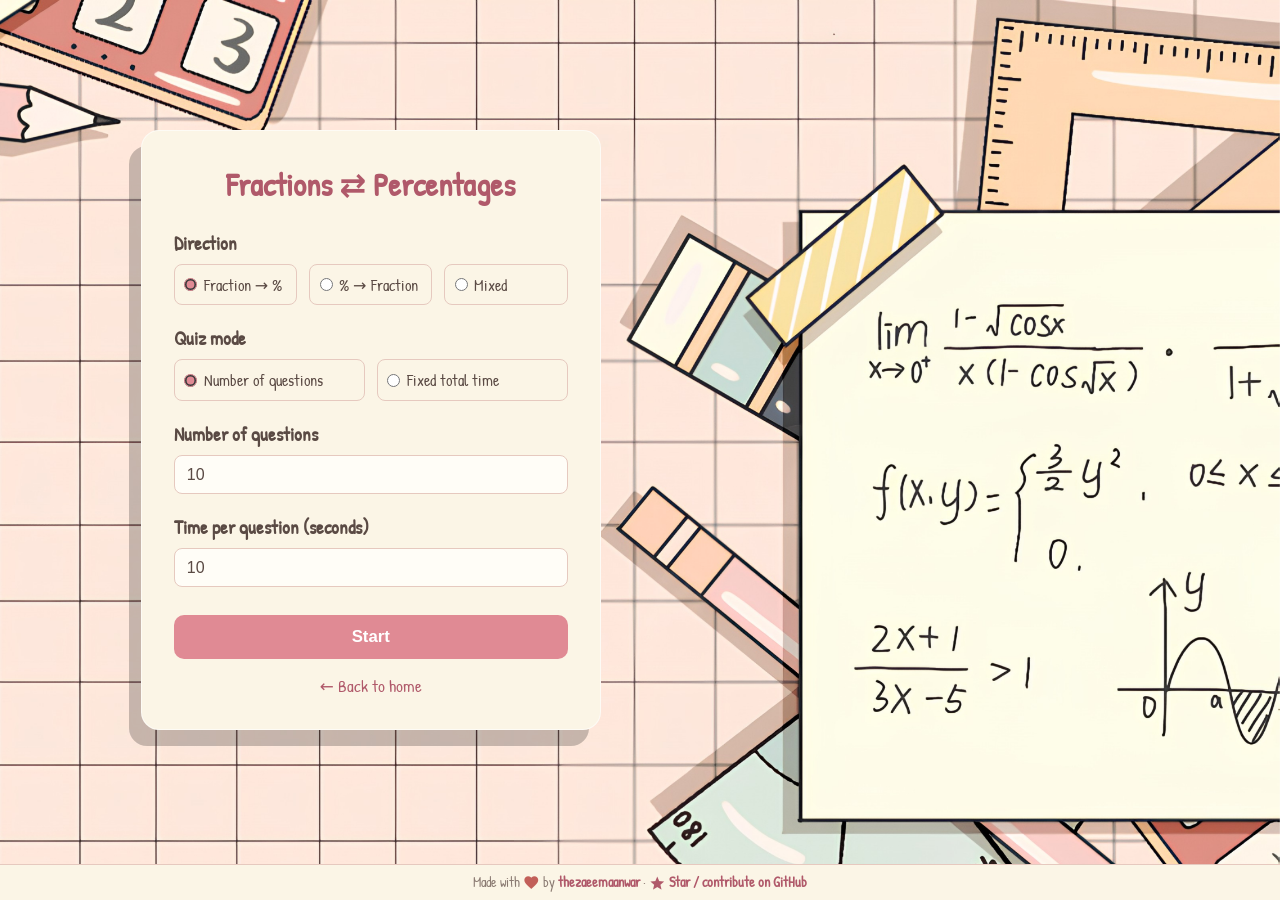
<file: fractions.html>
<!doctype html>
<html lang="en">
	<head>
		<meta charset="UTF-8" />
		<meta name="viewport" content="width=device-width, initial-scale=1.0" />
		<title>Fractions to Percentages Practice — Free Conversion Trainer</title>

		<!-- SEO -->
		<meta
			name="description"
			content="Practice converting common fractions to percentages and back (e.g. 1/2 = 50%). Answers accept shortened decimals without rounding. Free, no sign-up, works on any device."
		/>
		<meta
			name="keywords"
			content="fractions to percentages, percentage to fraction, fraction percentage conversion, common fractions, percentage practice, convert fractions, math practice, fraction decimal percent"
		/>
		<meta name="author" content="thezaeemaanwar" />
		<meta name="robots" content="index, follow" />
		<meta name="theme-color" content="#e08a94" />
		<link rel="canonical" href="https://thezaeemaanwar.github.io/multiplication-practice/fractions.html" />

		<!-- Open Graph -->
		<meta property="og:type" content="website" />
		<meta property="og:site_name" content="Math Practice" />
		<meta property="og:title" content="Fractions to Percentages Practice — Free Conversion Trainer" />
		<meta
			property="og:description"
			content="Convert common fractions to percentages and back (e.g. 1/2 = 50%). Answers accept shortened decimals without rounding."
		/>
		<meta property="og:url" content="https://thezaeemaanwar.github.io/multiplication-practice/fractions.html" />
		<meta property="og:image" content="https://thezaeemaanwar.github.io/multiplication-practice/background-3.png" />

		<!-- Twitter -->
		<meta name="twitter:card" content="summary_large_image" />
		<meta name="twitter:title" content="Fractions to Percentages Practice — Free Conversion Trainer" />
		<meta
			name="twitter:description"
			content="Convert common fractions to percentages and back (e.g. 1/2 = 50%). Free, no sign-up."
		/>
		<meta name="twitter:image" content="https://thezaeemaanwar.github.io/multiplication-practice/background-3.png" />

		<link rel="stylesheet" href="global.css" />
		<link rel="stylesheet" href="fractions.css" />
		<link rel="preconnect" href="https://fonts.googleapis.com" />
		<link rel="preconnect" href="https://fonts.gstatic.com" crossorigin />
		<link href="https://fonts.googleapis.com/css2?family=Patrick+Hand&display=swap" rel="stylesheet" />
		<link href="https://fonts.googleapis.com/css2?family=Material+Symbols+Outlined:opsz,wght,FILL,GRAD@20..48,100..700,0..1,-50..200&display=swap" rel="stylesheet" />
	</head>
	<body>
		<div class="container">
			<!-- Settings screen -->
			<section id="settings-screen" class="screen">
				<h1>Fractions ⇄ Percentages</h1>

				<div class="field">
					<label>Direction</label>
					<div class="mode-options">
						<label class="mode-option">
							<input type="radio" name="direction" value="toPercent" checked />
							Fraction → %
						</label>
						<label class="mode-option">
							<input type="radio" name="direction" value="toFraction" />
							% → Fraction
						</label>
						<label class="mode-option">
							<input type="radio" name="direction" value="mixed" />
							Mixed
						</label>
					</div>
				</div>

				<div class="field">
					<label>Quiz mode</label>
					<div class="mode-options">
						<label class="mode-option">
							<input type="radio" name="mode" value="questions" checked />
							Number of questions
						</label>
						<label class="mode-option">
							<input type="radio" name="mode" value="time" />
							Fixed total time
						</label>
					</div>
				</div>

				<!-- Questions mode settings -->
				<div id="questions-settings">
					<div class="field">
						<label for="num-questions">Number of questions</label>
						<input type="number" id="num-questions" min="1" max="100" value="10" />
					</div>
				</div>

				<!-- Time mode settings -->
				<div id="time-settings" hidden>
					<div class="field">
						<label for="total-time">Total time (minutes)</label>
						<input type="number" id="total-time" min="1" max="120" value="10" />
					</div>
				</div>

				<!-- Shared: applies to both modes -->
				<div class="field">
					<label for="time-per-question">Time per question (seconds)</label>
					<input type="number" id="time-per-question" min="1" max="120" value="10" />
				</div>

				<p id="settings-error" class="error" hidden></p>

				<button type="button" id="start-btn" class="primary">Start</button>

				<a href="index.html" class="nav-link">← Back to home</a>
			</section>

			<!-- Quiz screen -->
			<section id="quiz-screen" class="screen" hidden>
				<div class="quiz-header">
					<span id="progress">Question 1 / 10</span>
					<div class="timers">
						<span id="total-timer" class="timer total" hidden>10:00</span>
						<span id="timer" class="timer">10</span>
					</div>
				</div>

				<div id="question" class="question">1/2 = ? %</div>

				<input type="text" id="answer" class="answer" autocomplete="off" placeholder="Answer" />

				<p id="hint" class="hint"></p>

				<button type="button" id="next-btn" class="primary">Next</button>

				<a href="index.html" class="nav-link">← Back to home</a>
			</section>

			<!-- Results screen -->
			<section id="results-screen" class="screen" hidden>
				<h1>Results</h1>
				<p id="score" class="score">You scored 0 / 0</p>
				<ul id="review-list" class="review-list"></ul>
				<button type="button" id="restart-btn" class="primary">Play again</button>
				<a href="index.html" class="nav-link">← Back to home</a>
			</section>
		</div>

		<footer class="footer">
			Made with <span class="material-symbols-outlined filled heart">favorite</span> by
			<a href="https://github.com/thezaeemaanwar" target="_blank" rel="noopener">thezaeemaanwar</a>
			· <a href="https://github.com/thezaeemaanwar/multiplication-practice" target="_blank" rel="noopener"><span class="material-symbols-outlined filled">star</span> Star / contribute on GitHub</a>
		</footer>

		<script src="fractions.js"></script>
	</body>
</html>
</file>
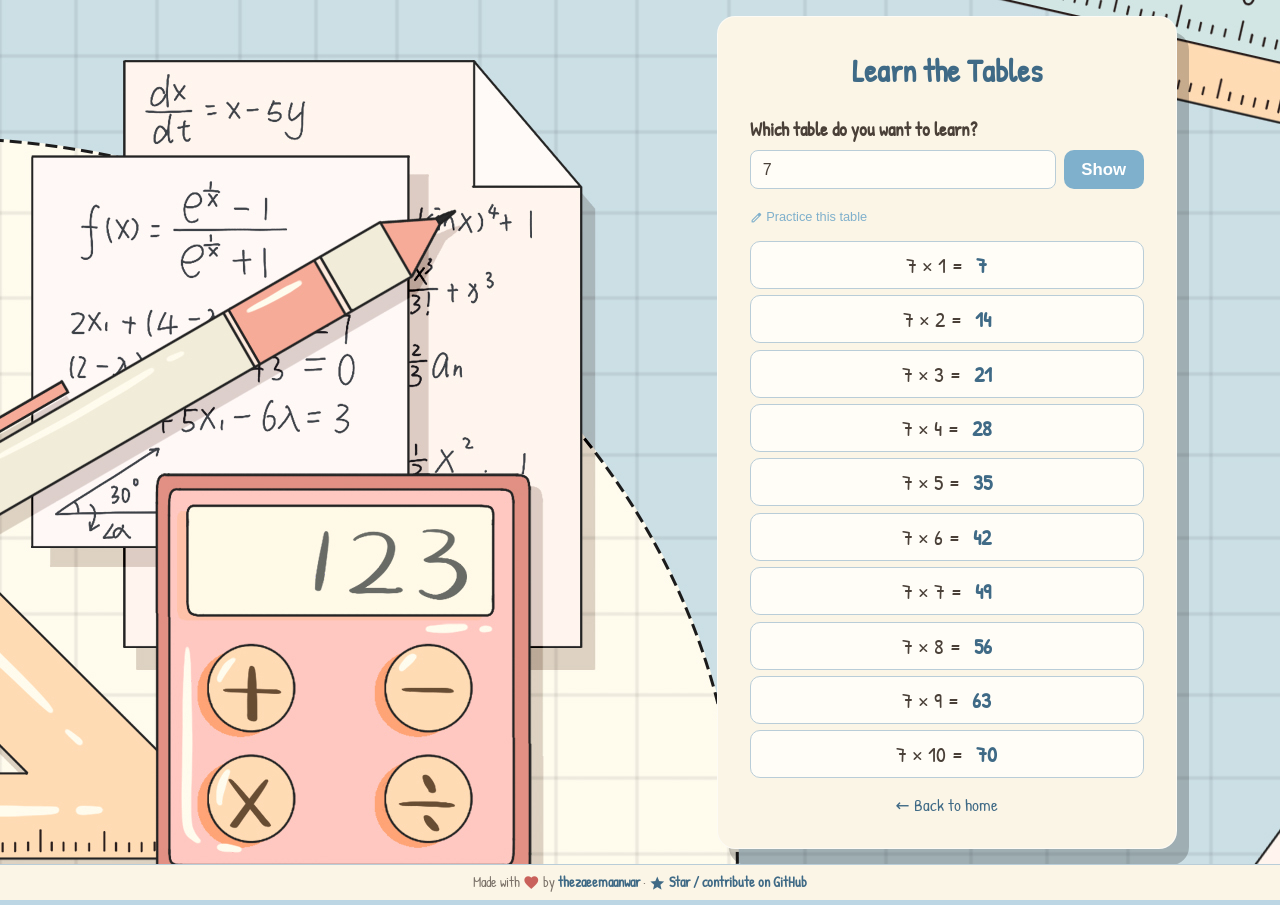
<file: learn.html>
<!doctype html>
<html lang="en">
	<head>
		<meta charset="UTF-8" />
		<meta name="viewport" content="width=device-width, initial-scale=1.0" />
		<title>Learn Multiplication Tables (1–20) — Free Interactive Trainer</title>

		<!-- SEO -->
		<meta
			name="description"
			content="Learn any multiplication table from 1 to 20. View the full table from ×1 to ×10, then switch to practice mode to fill in the answers and check yourself. Free, no sign-up."
		/>
		<meta
			name="keywords"
			content="learn multiplication tables, times tables, multiplication table 1 to 20, times tables chart, practice times tables, memorize multiplication, multiplication for kids, math tables"
		/>
		<meta name="author" content="thezaeemaanwar" />
		<meta name="robots" content="index, follow" />
		<meta name="theme-color" content="#7fb0cc" />
		<link rel="canonical" href="https://thezaeemaanwar.github.io/multiplication-practice/learn.html" />

		<!-- Open Graph -->
		<meta property="og:type" content="website" />
		<meta property="og:site_name" content="Math Practice" />
		<meta property="og:title" content="Learn Multiplication Tables (1–20) — Free Interactive Trainer" />
		<meta
			property="og:description"
			content="View any multiplication table (1–20), then practice mode turns the answers into fill-in boxes so you can test yourself."
		/>
		<meta property="og:url" content="https://thezaeemaanwar.github.io/multiplication-practice/learn.html" />
		<meta property="og:image" content="https://thezaeemaanwar.github.io/multiplication-practice/background-2.jpg" />

		<!-- Twitter -->
		<meta name="twitter:card" content="summary_large_image" />
		<meta name="twitter:title" content="Learn Multiplication Tables (1–20) — Free Interactive Trainer" />
		<meta
			name="twitter:description"
			content="View any table (1–20), then practice mode turns the answers into fill-in boxes. Free, no sign-up."
		/>
		<meta name="twitter:image" content="https://thezaeemaanwar.github.io/multiplication-practice/background-2.jpg" />

		<link rel="stylesheet" href="global.css" />
		<link rel="stylesheet" href="multiplication.css" />
		<link rel="preconnect" href="https://fonts.googleapis.com" />
		<link rel="preconnect" href="https://fonts.gstatic.com" crossorigin />
		<link href="https://fonts.googleapis.com/css2?family=Patrick+Hand&display=swap" rel="stylesheet" />
		<link href="https://fonts.googleapis.com/css2?family=Material+Symbols+Outlined:opsz,wght,FILL,GRAD@20..48,100..700,0..1,-50..200&display=swap" rel="stylesheet" />
	</head>
	<body>
		<div class="container">
			<h1>Learn the Tables</h1>

			<div class="field">
				<label for="table-input">Which table do you want to learn?</label>
				<div class="learn-controls">
					<input type="number" id="table-input" min="1" max="20" value="7" />
					<button type="button" id="show-btn" class="primary compact">Show</button>
				</div>
			</div>

			<div class="learn-actions">
				<button type="button" id="mode-btn" class="link-btn"><span class="material-symbols-outlined">edit</span> Practice this table</button>
				<button type="button" id="check-btn" class="link-btn" hidden><span class="material-symbols-outlined">check_circle</span> Check answers</button>
			</div>

			<ol id="table-list" class="table-list"></ol>

			<p id="practice-result" class="practice-result" hidden></p>

			<a href="index.html" class="nav-link">← Back to home</a>
		</div>

		<footer class="footer">
			Made with <span class="material-symbols-outlined filled heart">favorite</span> by
			<a href="https://github.com/thezaeemaanwar" target="_blank" rel="noopener">thezaeemaanwar</a>
			· <a href="https://github.com/thezaeemaanwar/multiplication-practice" target="_blank" rel="noopener"><span class="material-symbols-outlined filled">star</span> Star / contribute on GitHub</a>
		</footer>

		<script src="learn.js"></script>
	</body>
</html>
</file>
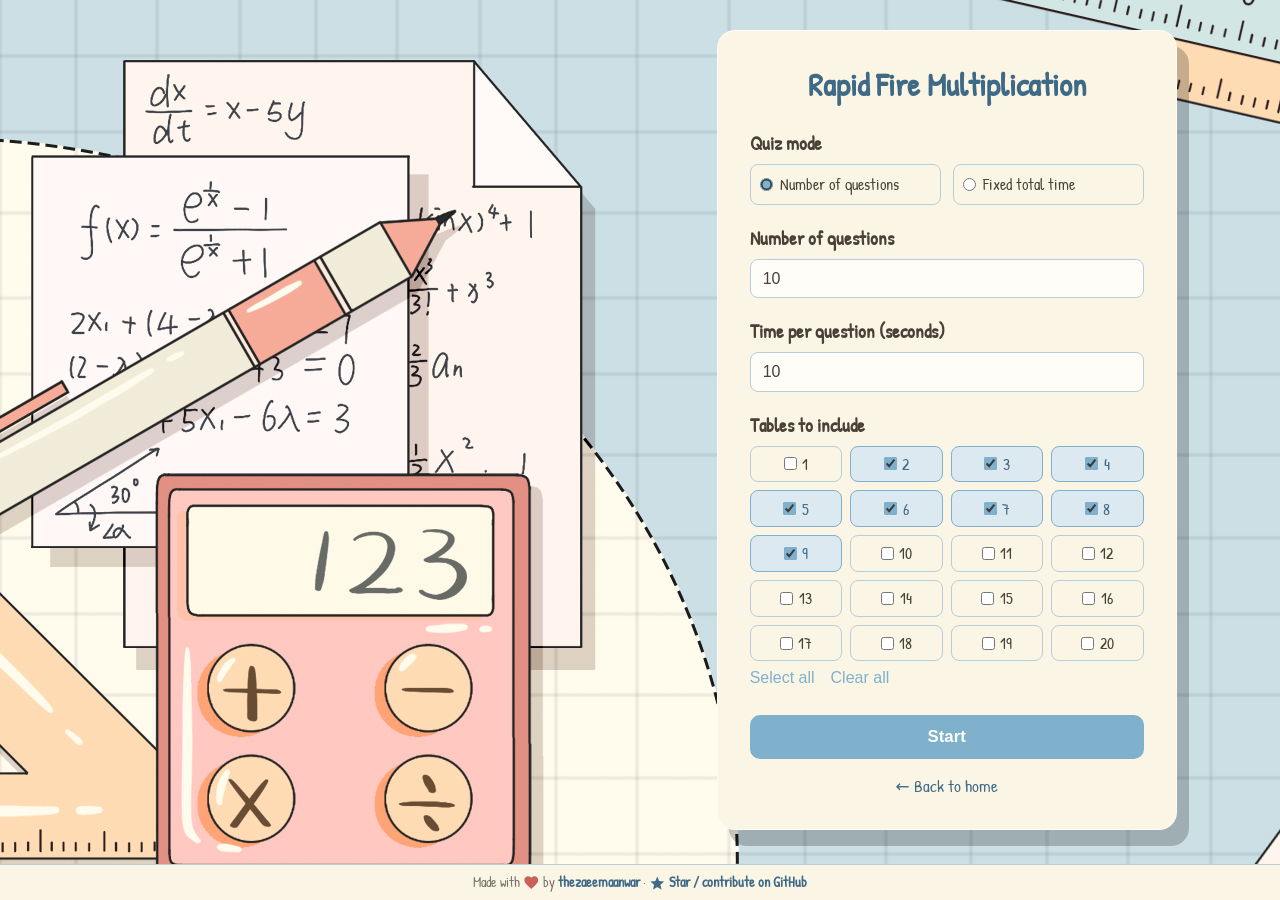
<file: multiplication.html>
<!doctype html>
<html lang="en">
	<head>
		<meta charset="UTF-8" />
		<meta name="viewport" content="width=device-width, initial-scale=1.0" />
		<title>Rapid Fire Multiplication — Free Timed Times Tables Test</title>

		<!-- SEO -->
		<meta
			name="description"
			content="Free rapid-fire multiplication test. Pick your times tables (1–20), set a per-question timer or a total time, and drill your mental math. No sign-up, works on any device."
		/>
		<meta
			name="keywords"
			content="rapid fire multiplication, multiplication test, times tables test, timed multiplication, times tables practice, multiplication drills, mental math practice, learn multiplication, math speed test"
		/>
		<meta name="author" content="thezaeemaanwar" />
		<meta name="robots" content="index, follow" />
		<meta name="theme-color" content="#7fb0cc" />
		<link rel="canonical" href="https://thezaeemaanwar.github.io/multiplication-practice/multiplication.html" />

		<!-- Open Graph -->
		<meta property="og:type" content="website" />
		<meta property="og:site_name" content="Math Practice" />
		<meta property="og:title" content="Rapid Fire Multiplication — Free Timed Times Tables Test" />
		<meta
			property="og:description"
			content="Free rapid-fire multiplication test. Pick your times tables (1–20), set a timer, and drill your mental math."
		/>
		<meta property="og:url" content="https://thezaeemaanwar.github.io/multiplication-practice/multiplication.html" />
		<meta property="og:image" content="https://thezaeemaanwar.github.io/multiplication-practice/background-2.jpg" />

		<!-- Twitter -->
		<meta name="twitter:card" content="summary_large_image" />
		<meta name="twitter:title" content="Rapid Fire Multiplication — Free Timed Times Tables Test" />
		<meta
			name="twitter:description"
			content="Pick your times tables (1–20), set a timer, and drill your mental math. Free, no sign-up."
		/>
		<meta name="twitter:image" content="https://thezaeemaanwar.github.io/multiplication-practice/background-2.jpg" />

		<link rel="stylesheet" href="global.css" />
		<link rel="stylesheet" href="multiplication.css" />
		<link rel="preconnect" href="https://fonts.googleapis.com" />
		<link rel="preconnect" href="https://fonts.gstatic.com" crossorigin />
		<link href="https://fonts.googleapis.com/css2?family=Patrick+Hand&display=swap" rel="stylesheet" />
		<link href="https://fonts.googleapis.com/css2?family=Material+Symbols+Outlined:opsz,wght,FILL,GRAD@20..48,100..700,0..1,-50..200&display=swap" rel="stylesheet" />
	</head>
	<body>
		<div class="container">
			<!-- Settings screen -->
			<section id="settings-screen" class="screen">
				<h1>Rapid Fire Multiplication</h1>

				<div class="field">
					<label>Quiz mode</label>
					<div class="mode-options">
						<label class="mode-option">
							<input type="radio" name="mode" value="questions" checked />
							Number of questions
						</label>
						<label class="mode-option">
							<input type="radio" name="mode" value="time" />
							Fixed total time
						</label>
					</div>
				</div>

				<!-- Questions mode settings -->
				<div id="questions-settings">
					<div class="field">
						<label for="num-questions">Number of questions</label>
						<input type="number" id="num-questions" min="1" max="100" value="10" />
					</div>
				</div>

				<!-- Time mode settings -->
				<div id="time-settings" hidden>
					<div class="field">
						<label for="total-time">Total time (minutes)</label>
						<input type="number" id="total-time" min="1" max="120" value="10" />
					</div>
				</div>

				<!-- Shared: applies to both modes -->
				<div class="field">
					<label for="time-per-question">Time per question (seconds)</label>
					<input type="number" id="time-per-question" min="1" max="120" value="10" />
				</div>

				<div class="field">
					<label>Tables to include</label>
					<div id="tables-grid" class="tables-grid"></div>
					<div class="tables-actions">
						<button type="button" id="select-all" class="link-btn">Select all</button>
						<button type="button" id="clear-all" class="link-btn">Clear all</button>
					</div>
				</div>

				<p id="settings-error" class="error" hidden></p>

				<button type="button" id="start-btn" class="primary">Start</button>

				<a href="index.html" class="nav-link">← Back to home</a>
			</section>

			<!-- Quiz screen -->
			<section id="quiz-screen" class="screen" hidden>
				<div class="quiz-header">
					<span id="progress">Question 1 / 10</span>
					<div class="timers">
						<span id="total-timer" class="timer total" hidden>10:00</span>
						<span id="timer" class="timer">10</span>
					</div>
				</div>

				<div id="question" class="question">5 × 6</div>

				<input type="number" id="answer" class="answer" inputmode="numeric" autocomplete="off" placeholder="Answer" />

				<button type="button" id="next-btn" class="primary">Next</button>
			</section>

			<!-- Results screen -->
			<section id="results-screen" class="screen" hidden>
				<h1>Results</h1>
				<p id="score" class="score">You scored 0 / 0</p>
				<ul id="review-list" class="review-list"></ul>
				<button type="button" id="restart-btn" class="primary">Play again</button>
				<a href="index.html" class="nav-link">← Back to home</a>
			</section>
		</div>

		<footer class="footer">
			Made with <span class="material-symbols-outlined filled heart">favorite</span> by
			<a href="https://github.com/thezaeemaanwar" target="_blank" rel="noopener">thezaeemaanwar</a>
			· <a href="https://github.com/thezaeemaanwar/multiplication-practice" target="_blank" rel="noopener"><span class="material-symbols-outlined filled">star</span> Star / contribute on GitHub</a>
		</footer>

		<script src="script.js"></script>
	</body>
</html>
</file>
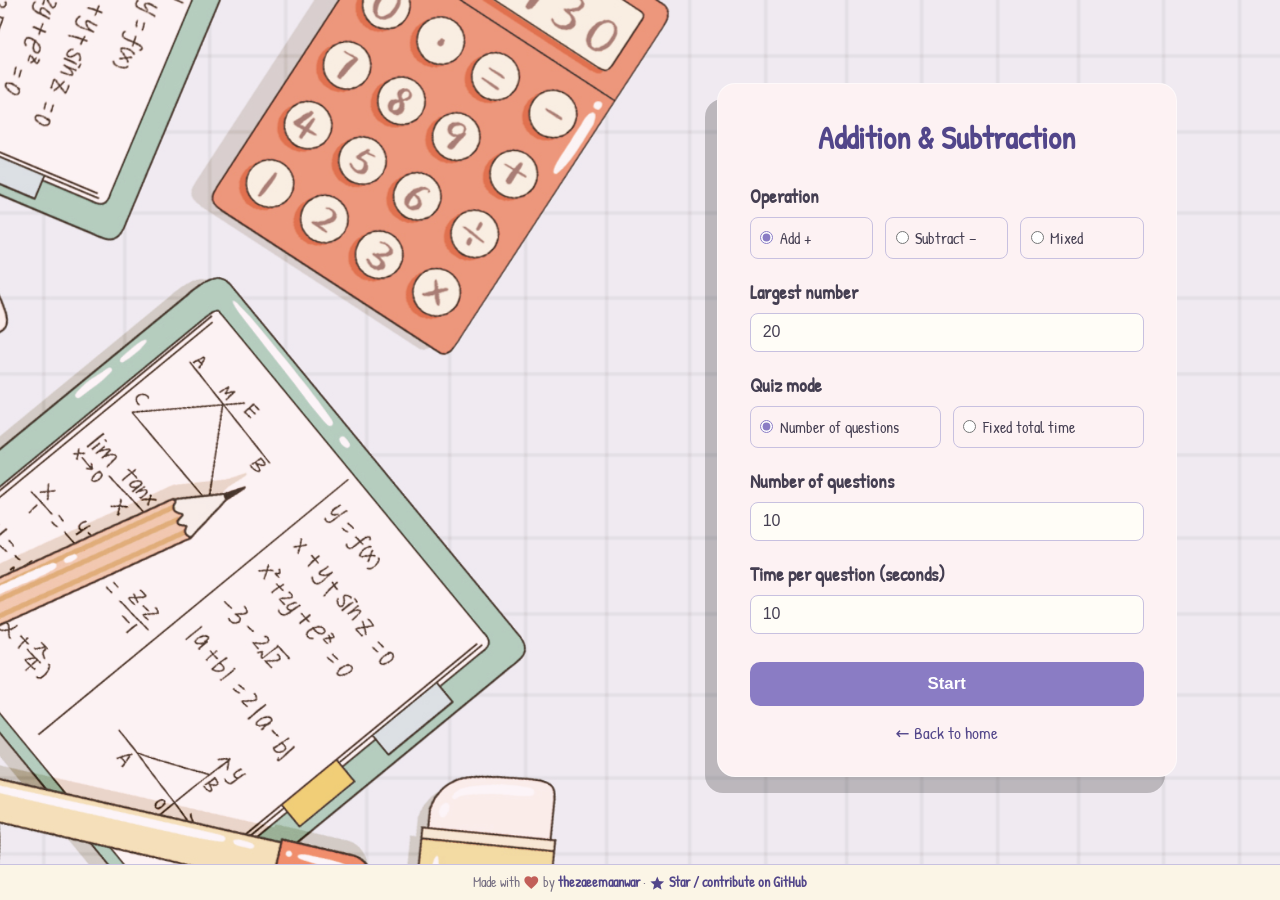
<file: arithmetic/arithmetic.html>
<!doctype html>
<html lang="en">
	<head>
		<meta charset="UTF-8" />
		<meta name="viewport" content="width=device-width, initial-scale=1.0" />
		<title>Addition & Subtraction Practice — Free Simple Math Trainer</title>

		<!-- SEO -->
		<meta
			name="description"
			content="Practice simple addition and subtraction with timed, rapid-fire questions. Choose add, subtract, or mixed, set the largest number, and go. Free, no sign-up, works on any device."
		/>
		<meta
			name="keywords"
			content="addition practice, subtraction practice, add and subtract, simple math, mental math, math drills, timed addition, timed subtraction, math practice, free math games for kids"
		/>
		<meta name="author" content="thezaeemaanwar" />
		<meta name="robots" content="index, follow" />
		<meta name="theme-color" content="#8a7cc4" />
		<link rel="canonical" href="https://thezaeemaanwar.github.io/multiplication-practice/arithmetic/arithmetic.html" />

		<!-- Open Graph -->
		<meta property="og:type" content="website" />
		<meta property="og:site_name" content="Math Practice" />
		<meta property="og:title" content="Addition & Subtraction Practice — Free Simple Math Trainer" />
		<meta
			property="og:description"
			content="Practice simple addition and subtraction with timed, rapid-fire questions. Choose add, subtract, or mixed and set the largest number."
		/>
		<meta property="og:url" content="https://thezaeemaanwar.github.io/multiplication-practice/arithmetic/arithmetic.html" />
		<meta property="og:image" content="https://thezaeemaanwar.github.io/multiplication-practice/images/background.png" />

		<!-- Twitter -->
		<meta name="twitter:card" content="summary_large_image" />
		<meta name="twitter:title" content="Addition & Subtraction Practice — Free Simple Math Trainer" />
		<meta
			name="twitter:description"
			content="Timed, rapid-fire addition and subtraction drills. Choose add, subtract, or mixed. Free, no sign-up."
		/>
		<meta name="twitter:image" content="https://thezaeemaanwar.github.io/multiplication-practice/images/background.png" />

		<link rel="stylesheet" href="../global.css" />
		<link rel="stylesheet" href="arithmetic.css" />
		<link rel="preconnect" href="https://fonts.googleapis.com" />
		<link rel="preconnect" href="https://fonts.gstatic.com" crossorigin />
		<link href="https://fonts.googleapis.com/css2?family=Patrick+Hand&display=swap" rel="stylesheet" />
		<link href="https://fonts.googleapis.com/css2?family=Material+Symbols+Outlined:opsz,wght,FILL,GRAD@20..48,100..700,0..1,-50..200&display=swap" rel="stylesheet" />
	</head>
	<body>
		<div class="container">
			<!-- Settings screen -->
			<section id="settings-screen" class="screen">
				<h1>Addition & Subtraction</h1>

				<div class="field">
					<label>Operation</label>
					<div class="mode-options">
						<label class="mode-option">
							<input type="radio" name="operation" value="add" checked />
							Add +
						</label>
						<label class="mode-option">
							<input type="radio" name="operation" value="subtract" />
							Subtract −
						</label>
						<label class="mode-option">
							<input type="radio" name="operation" value="mixed" />
							Mixed
						</label>
					</div>
				</div>

				<div class="field">
					<label for="max-number">Largest number</label>
					<input type="number" id="max-number" min="5" max="1000" value="20" />
				</div>

				<div class="field">
					<label>Quiz mode</label>
					<div class="mode-options">
						<label class="mode-option">
							<input type="radio" name="mode" value="questions" checked />
							Number of questions
						</label>
						<label class="mode-option">
							<input type="radio" name="mode" value="time" />
							Fixed total time
						</label>
					</div>
				</div>

				<!-- Questions mode settings -->
				<div id="questions-settings">
					<div class="field">
						<label for="num-questions">Number of questions</label>
						<input type="number" id="num-questions" min="1" max="100" value="10" />
					</div>
				</div>

				<!-- Time mode settings -->
				<div id="time-settings" hidden>
					<div class="field">
						<label for="total-time">Total time (minutes)</label>
						<input type="number" id="total-time" min="1" max="120" value="10" />
					</div>
				</div>

				<!-- Shared: applies to both modes -->
				<div class="field">
					<label for="time-per-question">Time per question (seconds)</label>
					<input type="number" id="time-per-question" min="1" max="120" value="10" />
				</div>

				<p id="settings-error" class="error" hidden></p>

				<button type="button" id="start-btn" class="primary">Start</button>

				<a href="../index.html" class="nav-link">← Back to home</a>
			</section>

			<!-- Quiz screen -->
			<section id="quiz-screen" class="screen" hidden>
				<div class="quiz-header">
					<span id="progress">Question 1 / 10</span>
					<div class="timers">
						<span id="total-timer" class="timer total" hidden>10:00</span>
						<span id="timer" class="timer">10</span>
					</div>
				</div>

				<div id="question" class="question">5 + 6</div>

				<input type="number" id="answer" class="answer" inputmode="numeric" autocomplete="off" placeholder="Answer" />

				<button type="button" id="next-btn" class="primary">Next</button>

				<a href="../index.html" class="nav-link">← Back to home</a>
			</section>

			<!-- Results screen -->
			<section id="results-screen" class="screen" hidden>
				<h1>Results</h1>
				<p id="score" class="score">You scored 0 / 0</p>
				<ul id="review-list" class="review-list"></ul>
				<button type="button" id="restart-btn" class="primary">Play again</button>
				<a href="../index.html" class="nav-link">← Back to home</a>
			</section>
		</div>

		<footer class="footer">
			Made with <span class="material-symbols-outlined filled heart">favorite</span> by
			<a href="https://github.com/thezaeemaanwar" target="_blank" rel="noopener">thezaeemaanwar</a>
			· <a href="https://github.com/thezaeemaanwar/multiplication-practice" target="_blank" rel="noopener"><span class="material-symbols-outlined filled">star</span> Star / contribute on GitHub</a>
		</footer>

		<script src="arithmetic.js"></script>
	</body>
</html>
</file>
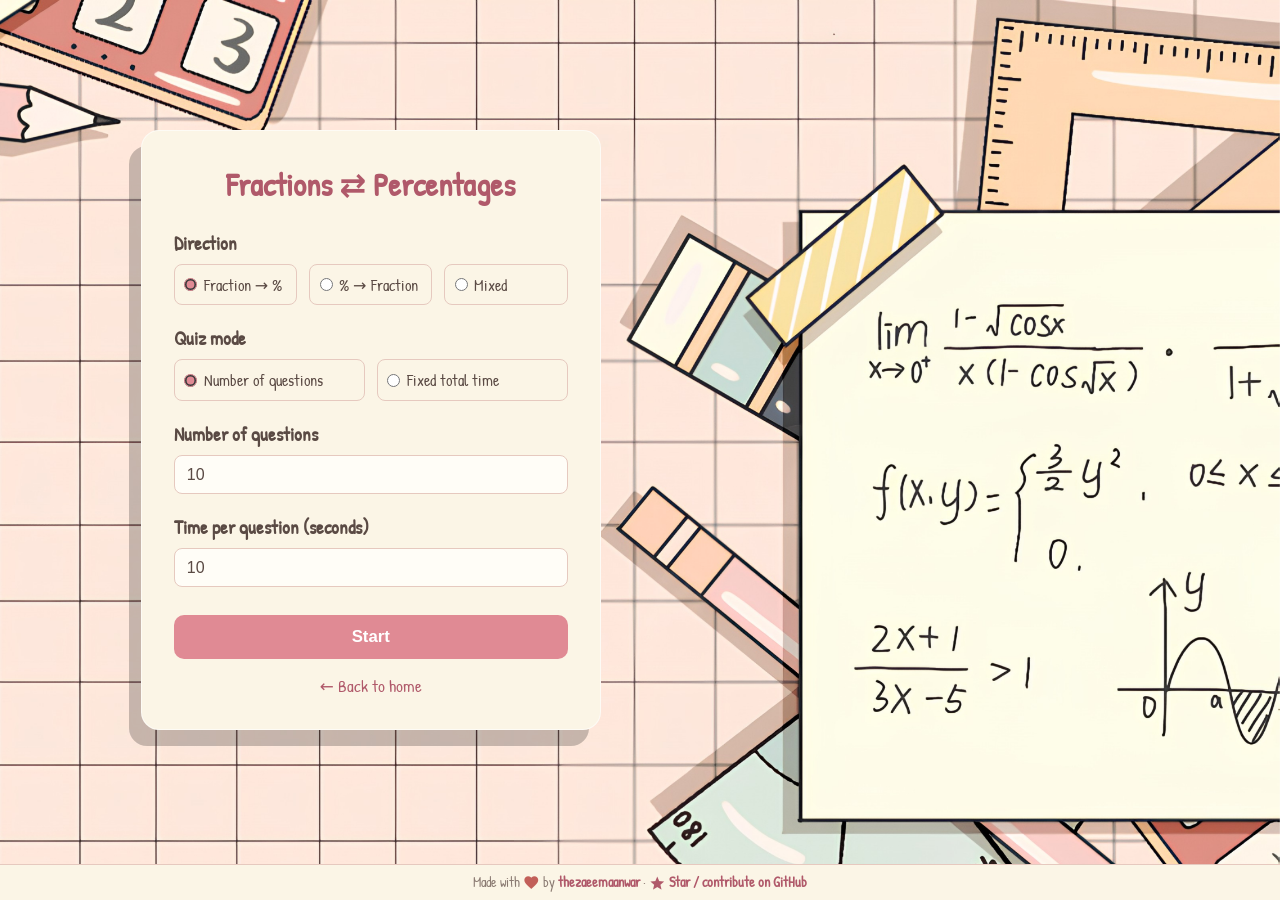
<file: fractions/fractions.html>
<!doctype html>
<html lang="en">
	<head>
		<meta charset="UTF-8" />
		<meta name="viewport" content="width=device-width, initial-scale=1.0" />
		<title>Fractions to Percentages Practice — Free Conversion Trainer</title>

		<!-- SEO -->
		<meta
			name="description"
			content="Practice converting common fractions to percentages and back (e.g. 1/2 = 50%). Answers accept shortened decimals without rounding. Free, no sign-up, works on any device."
		/>
		<meta
			name="keywords"
			content="fractions to percentages, percentage to fraction, fraction percentage conversion, common fractions, percentage practice, convert fractions, math practice, fraction decimal percent"
		/>
		<meta name="author" content="thezaeemaanwar" />
		<meta name="robots" content="index, follow" />
		<meta name="theme-color" content="#e08a94" />
		<link rel="canonical" href="https://thezaeemaanwar.github.io/multiplication-practice/fractions/fractions.html" />

		<!-- Open Graph -->
		<meta property="og:type" content="website" />
		<meta property="og:site_name" content="Math Practice" />
		<meta property="og:title" content="Fractions to Percentages Practice — Free Conversion Trainer" />
		<meta
			property="og:description"
			content="Convert common fractions to percentages and back (e.g. 1/2 = 50%). Answers accept shortened decimals without rounding."
		/>
		<meta property="og:url" content="https://thezaeemaanwar.github.io/multiplication-practice/fractions/fractions.html" />
		<meta property="og:image" content="https://thezaeemaanwar.github.io/multiplication-practice/images/background-3.png" />

		<!-- Twitter -->
		<meta name="twitter:card" content="summary_large_image" />
		<meta name="twitter:title" content="Fractions to Percentages Practice — Free Conversion Trainer" />
		<meta
			name="twitter:description"
			content="Convert common fractions to percentages and back (e.g. 1/2 = 50%). Free, no sign-up."
		/>
		<meta name="twitter:image" content="https://thezaeemaanwar.github.io/multiplication-practice/images/background-3.png" />

		<link rel="stylesheet" href="../global.css" />
		<link rel="stylesheet" href="fractions.css" />
		<link rel="preconnect" href="https://fonts.googleapis.com" />
		<link rel="preconnect" href="https://fonts.gstatic.com" crossorigin />
		<link href="https://fonts.googleapis.com/css2?family=Patrick+Hand&display=swap" rel="stylesheet" />
		<link href="https://fonts.googleapis.com/css2?family=Material+Symbols+Outlined:opsz,wght,FILL,GRAD@20..48,100..700,0..1,-50..200&display=swap" rel="stylesheet" />
	</head>
	<body>
		<div class="container">
			<!-- Settings screen -->
			<section id="settings-screen" class="screen">
				<h1>Fractions ⇄ Percentages</h1>

				<div class="field">
					<label>Direction</label>
					<div class="mode-options">
						<label class="mode-option">
							<input type="radio" name="direction" value="toPercent" checked />
							Fraction → %
						</label>
						<label class="mode-option">
							<input type="radio" name="direction" value="toFraction" />
							% → Fraction
						</label>
						<label class="mode-option">
							<input type="radio" name="direction" value="mixed" />
							Mixed
						</label>
					</div>
				</div>

				<div class="field">
					<label>Quiz mode</label>
					<div class="mode-options">
						<label class="mode-option">
							<input type="radio" name="mode" value="questions" checked />
							Number of questions
						</label>
						<label class="mode-option">
							<input type="radio" name="mode" value="time" />
							Fixed total time
						</label>
					</div>
				</div>

				<!-- Questions mode settings -->
				<div id="questions-settings">
					<div class="field">
						<label for="num-questions">Number of questions</label>
						<input type="number" id="num-questions" min="1" max="100" value="10" />
					</div>
				</div>

				<!-- Time mode settings -->
				<div id="time-settings" hidden>
					<div class="field">
						<label for="total-time">Total time (minutes)</label>
						<input type="number" id="total-time" min="1" max="120" value="10" />
					</div>
				</div>

				<!-- Shared: applies to both modes -->
				<div class="field">
					<label for="time-per-question">Time per question (seconds)</label>
					<input type="number" id="time-per-question" min="1" max="120" value="10" />
				</div>

				<p id="settings-error" class="error" hidden></p>

				<button type="button" id="start-btn" class="primary">Start</button>

				<a href="../index.html" class="nav-link">← Back to home</a>
			</section>

			<!-- Quiz screen -->
			<section id="quiz-screen" class="screen" hidden>
				<div class="quiz-header">
					<span id="progress">Question 1 / 10</span>
					<div class="timers">
						<span id="total-timer" class="timer total" hidden>10:00</span>
						<span id="timer" class="timer">10</span>
					</div>
				</div>

				<div id="question" class="question">1/2 = ? %</div>

				<input type="text" id="answer" class="answer" autocomplete="off" placeholder="Answer" />

				<p id="hint" class="hint"></p>

				<button type="button" id="next-btn" class="primary">Next</button>

				<a href="../index.html" class="nav-link">← Back to home</a>
			</section>

			<!-- Results screen -->
			<section id="results-screen" class="screen" hidden>
				<h1>Results</h1>
				<p id="score" class="score">You scored 0 / 0</p>
				<ul id="review-list" class="review-list"></ul>
				<button type="button" id="restart-btn" class="primary">Play again</button>
				<a href="../index.html" class="nav-link">← Back to home</a>
			</section>
		</div>

		<footer class="footer">
			Made with <span class="material-symbols-outlined filled heart">favorite</span> by
			<a href="https://github.com/thezaeemaanwar" target="_blank" rel="noopener">thezaeemaanwar</a>
			· <a href="https://github.com/thezaeemaanwar/multiplication-practice" target="_blank" rel="noopener"><span class="material-symbols-outlined filled">star</span> Star / contribute on GitHub</a>
		</footer>

		<script src="fractions.js"></script>
	</body>
</html>
</file>
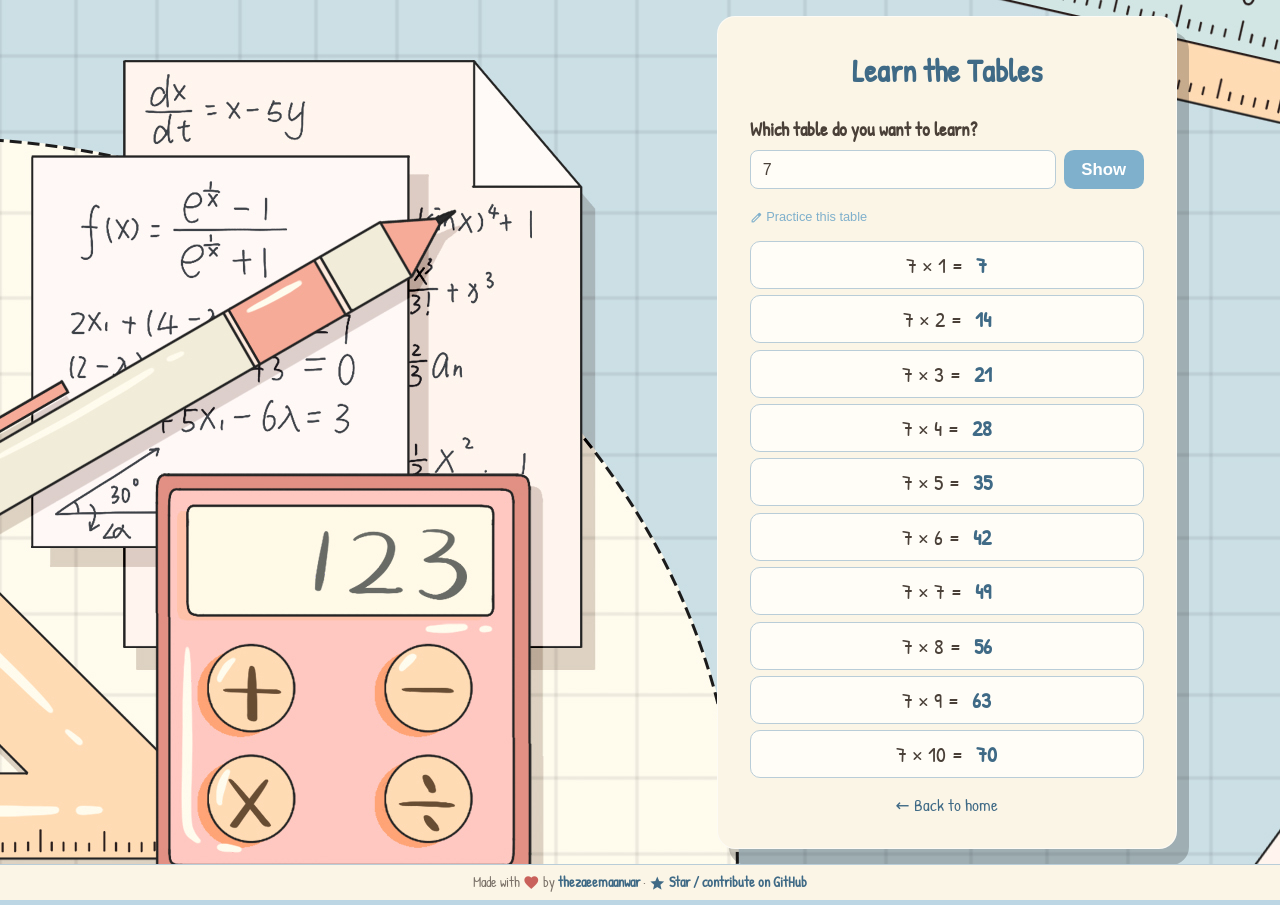
<file: multiplication/learn.html>
<!doctype html>
<html lang="en">
	<head>
		<meta charset="UTF-8" />
		<meta name="viewport" content="width=device-width, initial-scale=1.0" />
		<title>Learn Multiplication Tables (1–20) — Free Interactive Trainer</title>

		<!-- SEO -->
		<meta
			name="description"
			content="Learn any multiplication table from 1 to 20. View the full table from ×1 to ×10, then switch to practice mode to fill in the answers and check yourself. Free, no sign-up."
		/>
		<meta
			name="keywords"
			content="learn multiplication tables, times tables, multiplication table 1 to 20, times tables chart, practice times tables, memorize multiplication, multiplication for kids, math tables"
		/>
		<meta name="author" content="thezaeemaanwar" />
		<meta name="robots" content="index, follow" />
		<meta name="theme-color" content="#7fb0cc" />
		<link rel="canonical" href="https://thezaeemaanwar.github.io/multiplication-practice/multiplication/learn.html" />

		<!-- Open Graph -->
		<meta property="og:type" content="website" />
		<meta property="og:site_name" content="Math Practice" />
		<meta property="og:title" content="Learn Multiplication Tables (1–20) — Free Interactive Trainer" />
		<meta
			property="og:description"
			content="View any multiplication table (1–20), then practice mode turns the answers into fill-in boxes so you can test yourself."
		/>
		<meta property="og:url" content="https://thezaeemaanwar.github.io/multiplication-practice/multiplication/learn.html" />
		<meta property="og:image" content="https://thezaeemaanwar.github.io/multiplication-practice/images/background-2.jpg" />

		<!-- Twitter -->
		<meta name="twitter:card" content="summary_large_image" />
		<meta name="twitter:title" content="Learn Multiplication Tables (1–20) — Free Interactive Trainer" />
		<meta
			name="twitter:description"
			content="View any table (1–20), then practice mode turns the answers into fill-in boxes. Free, no sign-up."
		/>
		<meta name="twitter:image" content="https://thezaeemaanwar.github.io/multiplication-practice/images/background-2.jpg" />

		<link rel="stylesheet" href="../global.css" />
		<link rel="stylesheet" href="multiplication.css" />
		<link rel="preconnect" href="https://fonts.googleapis.com" />
		<link rel="preconnect" href="https://fonts.gstatic.com" crossorigin />
		<link href="https://fonts.googleapis.com/css2?family=Patrick+Hand&display=swap" rel="stylesheet" />
		<link href="https://fonts.googleapis.com/css2?family=Material+Symbols+Outlined:opsz,wght,FILL,GRAD@20..48,100..700,0..1,-50..200&display=swap" rel="stylesheet" />
	</head>
	<body>
		<div class="container">
			<h1>Learn the Tables</h1>

			<div class="field">
				<label for="table-input">Which table do you want to learn?</label>
				<div class="learn-controls">
					<input type="number" id="table-input" min="1" max="20" value="7" />
					<button type="button" id="show-btn" class="primary compact">Show</button>
				</div>
			</div>

			<div class="learn-actions">
				<button type="button" id="mode-btn" class="link-btn"><span class="material-symbols-outlined">edit</span> Practice this table</button>
				<button type="button" id="check-btn" class="link-btn" hidden><span class="material-symbols-outlined">check_circle</span> Check answers</button>
			</div>

			<ol id="table-list" class="table-list"></ol>

			<p id="practice-result" class="practice-result" hidden></p>

			<a href="../index.html" class="nav-link">← Back to home</a>
		</div>

		<footer class="footer">
			Made with <span class="material-symbols-outlined filled heart">favorite</span> by
			<a href="https://github.com/thezaeemaanwar" target="_blank" rel="noopener">thezaeemaanwar</a>
			· <a href="https://github.com/thezaeemaanwar/multiplication-practice" target="_blank" rel="noopener"><span class="material-symbols-outlined filled">star</span> Star / contribute on GitHub</a>
		</footer>

		<script src="learn.js"></script>
	</body>
</html>
</file>
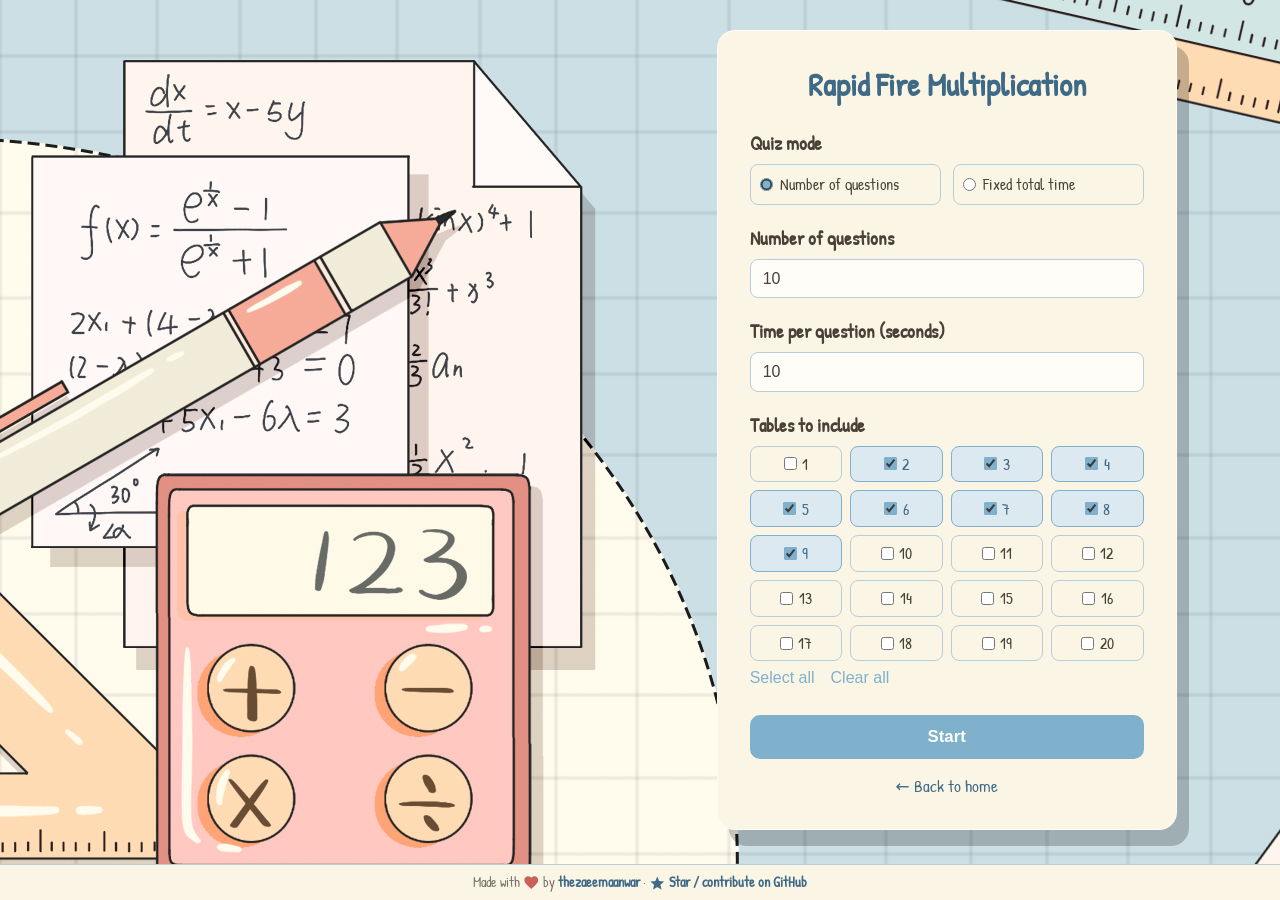
<file: multiplication/multiplication.html>
<!doctype html>
<html lang="en">
	<head>
		<meta charset="UTF-8" />
		<meta name="viewport" content="width=device-width, initial-scale=1.0" />
		<title>Rapid Fire Multiplication — Free Timed Times Tables Test</title>

		<!-- SEO -->
		<meta
			name="description"
			content="Free rapid-fire multiplication test. Pick your times tables (1–20), set a per-question timer or a total time, and drill your mental math. No sign-up, works on any device."
		/>
		<meta
			name="keywords"
			content="rapid fire multiplication, multiplication test, times tables test, timed multiplication, times tables practice, multiplication drills, mental math practice, learn multiplication, math speed test"
		/>
		<meta name="author" content="thezaeemaanwar" />
		<meta name="robots" content="index, follow" />
		<meta name="theme-color" content="#7fb0cc" />
		<link rel="canonical" href="https://thezaeemaanwar.github.io/multiplication-practice/multiplication/multiplication.html" />

		<!-- Open Graph -->
		<meta property="og:type" content="website" />
		<meta property="og:site_name" content="Math Practice" />
		<meta property="og:title" content="Rapid Fire Multiplication — Free Timed Times Tables Test" />
		<meta
			property="og:description"
			content="Free rapid-fire multiplication test. Pick your times tables (1–20), set a timer, and drill your mental math."
		/>
		<meta property="og:url" content="https://thezaeemaanwar.github.io/multiplication-practice/multiplication/multiplication.html" />
		<meta property="og:image" content="https://thezaeemaanwar.github.io/multiplication-practice/images/background-2.jpg" />

		<!-- Twitter -->
		<meta name="twitter:card" content="summary_large_image" />
		<meta name="twitter:title" content="Rapid Fire Multiplication — Free Timed Times Tables Test" />
		<meta
			name="twitter:description"
			content="Pick your times tables (1–20), set a timer, and drill your mental math. Free, no sign-up."
		/>
		<meta name="twitter:image" content="https://thezaeemaanwar.github.io/multiplication-practice/images/background-2.jpg" />

		<link rel="stylesheet" href="../global.css" />
		<link rel="stylesheet" href="multiplication.css" />
		<link rel="preconnect" href="https://fonts.googleapis.com" />
		<link rel="preconnect" href="https://fonts.gstatic.com" crossorigin />
		<link href="https://fonts.googleapis.com/css2?family=Patrick+Hand&display=swap" rel="stylesheet" />
		<link href="https://fonts.googleapis.com/css2?family=Material+Symbols+Outlined:opsz,wght,FILL,GRAD@20..48,100..700,0..1,-50..200&display=swap" rel="stylesheet" />
	</head>
	<body>
		<div class="container">
			<!-- Settings screen -->
			<section id="settings-screen" class="screen">
				<h1>Rapid Fire Multiplication</h1>

				<div class="field">
					<label>Quiz mode</label>
					<div class="mode-options">
						<label class="mode-option">
							<input type="radio" name="mode" value="questions" checked />
							Number of questions
						</label>
						<label class="mode-option">
							<input type="radio" name="mode" value="time" />
							Fixed total time
						</label>
					</div>
				</div>

				<!-- Questions mode settings -->
				<div id="questions-settings">
					<div class="field">
						<label for="num-questions">Number of questions</label>
						<input type="number" id="num-questions" min="1" max="100" value="10" />
					</div>
				</div>

				<!-- Time mode settings -->
				<div id="time-settings" hidden>
					<div class="field">
						<label for="total-time">Total time (minutes)</label>
						<input type="number" id="total-time" min="1" max="120" value="10" />
					</div>
				</div>

				<!-- Shared: applies to both modes -->
				<div class="field">
					<label for="time-per-question">Time per question (seconds)</label>
					<input type="number" id="time-per-question" min="1" max="120" value="10" />
				</div>

				<div class="field">
					<label>Tables to include</label>
					<div id="tables-grid" class="tables-grid"></div>
					<div class="tables-actions">
						<button type="button" id="select-all" class="link-btn">Select all</button>
						<button type="button" id="clear-all" class="link-btn">Clear all</button>
					</div>
				</div>

				<p id="settings-error" class="error" hidden></p>

				<button type="button" id="start-btn" class="primary">Start</button>

				<a href="../index.html" class="nav-link">← Back to home</a>
			</section>

			<!-- Quiz screen -->
			<section id="quiz-screen" class="screen" hidden>
				<div class="quiz-header">
					<span id="progress">Question 1 / 10</span>
					<div class="timers">
						<span id="total-timer" class="timer total" hidden>10:00</span>
						<span id="timer" class="timer">10</span>
					</div>
				</div>

				<div id="question" class="question">5 × 6</div>

				<input type="number" id="answer" class="answer" inputmode="numeric" autocomplete="off" placeholder="Answer" />

				<button type="button" id="next-btn" class="primary">Next</button>
			</section>

			<!-- Results screen -->
			<section id="results-screen" class="screen" hidden>
				<h1>Results</h1>
				<p id="score" class="score">You scored 0 / 0</p>
				<ul id="review-list" class="review-list"></ul>
				<button type="button" id="restart-btn" class="primary">Play again</button>
				<a href="../index.html" class="nav-link">← Back to home</a>
			</section>
		</div>

		<footer class="footer">
			Made with <span class="material-symbols-outlined filled heart">favorite</span> by
			<a href="https://github.com/thezaeemaanwar" target="_blank" rel="noopener">thezaeemaanwar</a>
			· <a href="https://github.com/thezaeemaanwar/multiplication-practice" target="_blank" rel="noopener"><span class="material-symbols-outlined filled">star</span> Star / contribute on GitHub</a>
		</footer>

		<script src="script.js"></script>
	</body>
</html>
</file>
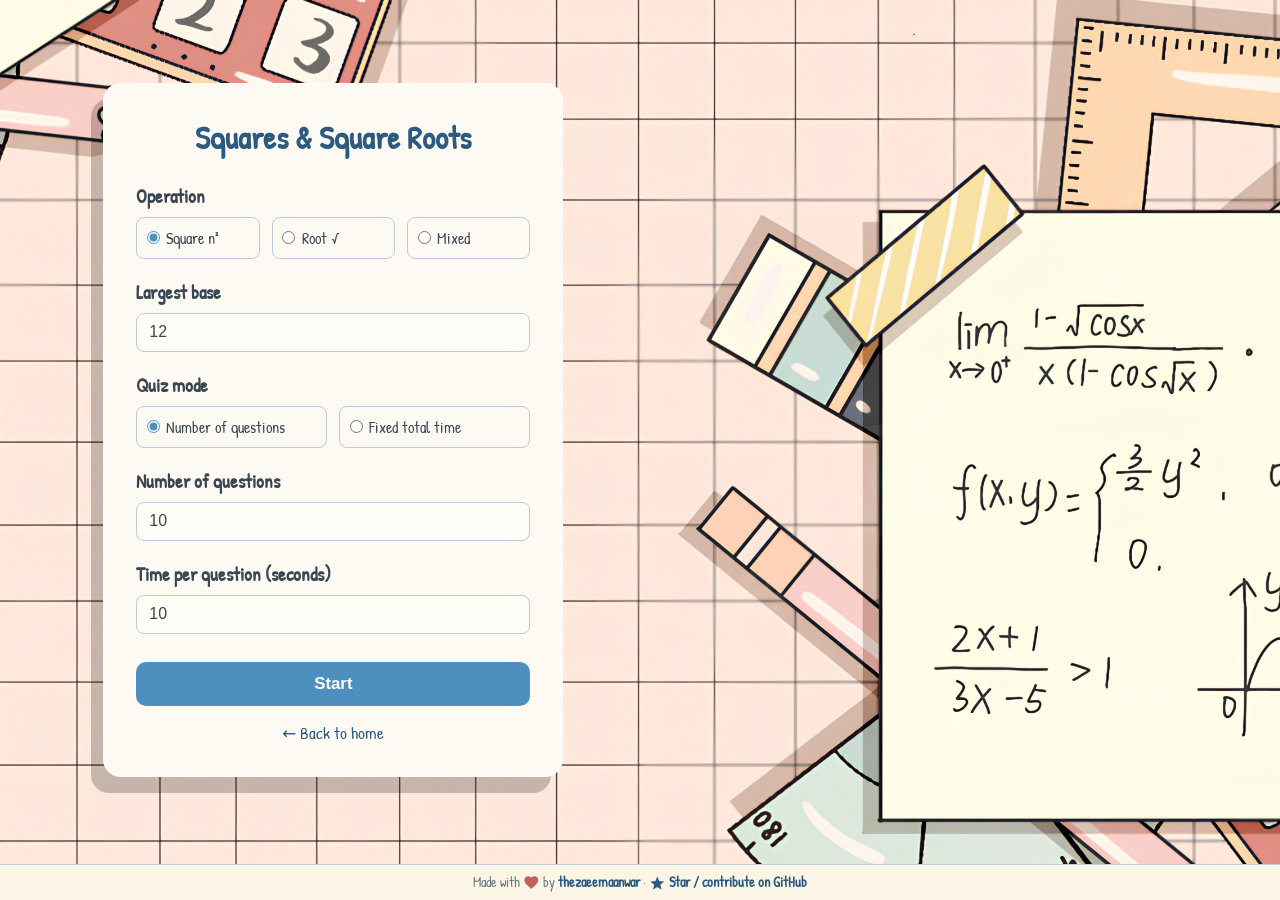
<file: squares/squares.html>
<!doctype html>
<html lang="en">
	<head>
		<meta charset="UTF-8" />
		<meta name="viewport" content="width=device-width, initial-scale=1.0" />
		<title>Perfect Squares & Square Roots Practice — Free Timed Math Trainer</title>

		<!-- SEO -->
		<meta
			name="description"
			content="Practice perfect squares and square roots with timed, rapid-fire questions. Choose squares, roots, or mixed, set the largest base, and go. Free, no sign-up, works on any device."
		/>
		<meta
			name="keywords"
			content="perfect squares, square roots, squares practice, square root practice, squaring numbers, mental math, math drills, timed squares, timed square roots, math practice, free math games for kids"
		/>
		<meta name="author" content="thezaeemaanwar" />
		<meta name="robots" content="index, follow" />
		<meta name="theme-color" content="#4f8fc0" />
		<link rel="canonical" href="https://thezaeemaanwar.github.io/multiplication-practice/squares/squares.html" />

		<!-- Open Graph -->
		<meta property="og:type" content="website" />
		<meta property="og:site_name" content="Math Practice" />
		<meta property="og:title" content="Perfect Squares & Square Roots Practice — Free Timed Math Trainer" />
		<meta
			property="og:description"
			content="Practice perfect squares and square roots with timed, rapid-fire questions. Choose squares, roots, or mixed and set the largest base."
		/>
		<meta property="og:url" content="https://thezaeemaanwar.github.io/multiplication-practice/squares/squares.html" />
		<meta property="og:image" content="https://thezaeemaanwar.github.io/multiplication-practice/images/background.png" />

		<!-- Twitter -->
		<meta name="twitter:card" content="summary_large_image" />
		<meta name="twitter:title" content="Perfect Squares & Square Roots Practice — Free Timed Math Trainer" />
		<meta
			name="twitter:description"
			content="Timed, rapid-fire perfect square and square root drills. Choose squares, roots, or mixed. Free, no sign-up."
		/>
		<meta name="twitter:image" content="https://thezaeemaanwar.github.io/multiplication-practice/images/background.png" />

		<link rel="stylesheet" href="../global.css" />
		<link rel="stylesheet" href="squares.css" />
		<link rel="preconnect" href="https://fonts.googleapis.com" />
		<link rel="preconnect" href="https://fonts.gstatic.com" crossorigin />
		<link href="https://fonts.googleapis.com/css2?family=Patrick+Hand&display=swap" rel="stylesheet" />
		<link href="https://fonts.googleapis.com/css2?family=Material+Symbols+Outlined:opsz,wght,FILL,GRAD@20..48,100..700,0..1,-50..200&display=swap" rel="stylesheet" />
	</head>
	<body>
		<div class="container">
			<!-- Settings screen -->
			<section id="settings-screen" class="screen">
				<h1>Squares & Square Roots</h1>

				<div class="field">
					<label>Operation</label>
					<div class="mode-options">
						<label class="mode-option">
							<input type="radio" name="operation" value="square" checked />
							Square n²
						</label>
						<label class="mode-option">
							<input type="radio" name="operation" value="root" />
							Root √
						</label>
						<label class="mode-option">
							<input type="radio" name="operation" value="mixed" />
							Mixed
						</label>
					</div>
				</div>

				<div class="field">
					<label for="max-base">Largest base</label>
					<input type="number" id="max-base" min="2" max="100" value="12" />
				</div>

				<div class="field">
					<label>Quiz mode</label>
					<div class="mode-options">
						<label class="mode-option">
							<input type="radio" name="mode" value="questions" checked />
							Number of questions
						</label>
						<label class="mode-option">
							<input type="radio" name="mode" value="time" />
							Fixed total time
						</label>
					</div>
				</div>

				<!-- Questions mode settings -->
				<div id="questions-settings">
					<div class="field">
						<label for="num-questions">Number of questions</label>
						<input type="number" id="num-questions" min="1" max="100" value="10" />
					</div>
				</div>

				<!-- Time mode settings -->
				<div id="time-settings" hidden>
					<div class="field">
						<label for="total-time">Total time (minutes)</label>
						<input type="number" id="total-time" min="1" max="120" value="10" />
					</div>
				</div>

				<!-- Shared: applies to both modes -->
				<div class="field">
					<label for="time-per-question">Time per question (seconds)</label>
					<input type="number" id="time-per-question" min="1" max="120" value="10" />
				</div>

				<p id="settings-error" class="error" hidden></p>

				<button type="button" id="start-btn" class="primary">Start</button>

				<a href="../index.html" class="nav-link">← Back to home</a>
			</section>

			<!-- Quiz screen -->
			<section id="quiz-screen" class="screen" hidden>
				<div class="quiz-header">
					<span id="progress">Question 1 / 10</span>
					<div class="timers">
						<span id="total-timer" class="timer total" hidden>10:00</span>
						<span id="timer" class="timer">10</span>
					</div>
				</div>

				<div id="question" class="question">7²</div>

				<input type="number" id="answer" class="answer" inputmode="numeric" autocomplete="off" placeholder="Answer" />

				<button type="button" id="next-btn" class="primary">Next</button>

				<a href="../index.html" class="nav-link">← Back to home</a>
			</section>

			<!-- Results screen -->
			<section id="results-screen" class="screen" hidden>
				<h1>Results</h1>
				<p id="score" class="score">You scored 0 / 0</p>
				<ul id="review-list" class="review-list"></ul>
				<button type="button" id="restart-btn" class="primary">Play again</button>
				<a href="../index.html" class="nav-link">← Back to home</a>
			</section>
		</div>

		<footer class="footer">
			Made with <span class="material-symbols-outlined filled heart">favorite</span> by
			<a href="https://github.com/thezaeemaanwar" target="_blank" rel="noopener">thezaeemaanwar</a>
			· <a href="https://github.com/thezaeemaanwar/multiplication-practice" target="_blank" rel="noopener"><span class="material-symbols-outlined filled">star</span> Star / contribute on GitHub</a>
		</footer>

		<script src="squares.js"></script>
	</body>
</html>
</file>
<file: global.css>
/* ============================================================
   Global styles — shared by every page.
   Page-specific rules live in multiplication.css / fractions.css.
   Each page sets its own body background-image on top of this.
   ============================================================ */

:root {
	/* Brand — soft blue, matching the grid-paper background */
	--color-primary: #7fb0cc;
	--color-primary-hover: #6499b9;
	--color-primary-dark: #3f6a86;
	--color-primary-light: #dce9f1;
	--color-primary-ring: rgba(127, 176, 204, 0.35);

	/* Accent — coral/salmon, matching the calculator */
	--color-accent: #e89b96;
	--color-accent-dark: #c9615b;

	/* Neutrals — cream paper on a powder-blue grid */
	--color-bg: #bcd6e4;
	--color-surface: #fbf5e6;
	--color-text: #4a4038;
	--color-secondary: #7a7168;
	--color-border: #b9cdd8;
	--color-on-primary: #ffffff;

	/* Feedback */
	--color-error: #c9615b;
	--color-success-bg: #dceee4;
	--color-wrong-bg: #f7deda;
	--color-danger-bg: #f7deda;

	/* Effects */
	--shadow-card: -12px 16px rgba(0, 0, 0, 0.22);
}

* {
	box-sizing: border-box;
}

/* ---- Google Material Symbols ---- */
.material-symbols-outlined {
	font-family: "Material Symbols Outlined" !important;
	font-weight: normal;
	font-style: normal;
	line-height: 1;
	letter-spacing: normal;
	text-transform: none;
	display: inline-block;
	white-space: nowrap;
	word-wrap: normal;
	direction: ltr;
	font-size: 1.25em;
	vertical-align: -0.22em;
	font-variation-settings:
		"FILL" 0,
		"wght" 400,
		"GRAD" 0,
		"opsz" 24;
}

.material-symbols-outlined.filled {
	font-variation-settings:
		"FILL" 1,
		"wght" 400,
		"GRAD" 0,
		"opsz" 24;
}

body {
	margin: 0;
	min-height: 100vh;
	display: flex;
	align-items: center;
	justify-content: center;
	font-family:
		"Patrick Hand",
		cursive,
		system-ui,
		-apple-system,
		"Segoe UI",
		Roboto,
		sans-serif !important;
	background-color: var(--color-bg);
	background-position: center;
	background-size: cover;
	background-repeat: no-repeat;
	background-attachment: fixed;
	color: var(--color-text);
	padding: 1rem 1rem 3.5rem;
}

.container {
	width: 100%;
	max-width: 460px;
	background: var(--color-surface);
	border: 1px solid rgba(255, 255, 255, 0.6);
	border-radius: 18px;
	box-shadow: var(--shadow-card);
	padding: 2rem;
}

h1 {
	margin: 0 0 1.5rem;
	font-size: 2rem;
	text-align: center;
	color: var(--color-primary-dark);
}

/* ---- Form fields ---- */
.field {
	margin-bottom: 1.25rem;
}

.field > label {
	display: block;
	font-size: 1.2rem;
	font-weight: 600;
	margin-bottom: 0.5rem;
}

/* Radios & checkboxes follow each page's theme via accent-color. */
input[type="radio"],
input[type="checkbox"] {
	accent-color: var(--color-primary);
}

input[type="number"] {
	width: 100%;
	padding: 0.6rem 0.75rem;
	font-size: 1rem;
	color: var(--color-text);
	background: #fffdf7;
	border: 1px solid var(--color-border);
	border-radius: 8px;
}

input[type="number"]:focus {
	outline: none;
	border-color: var(--color-primary);
	box-shadow: 0 0 0 3px var(--color-primary-ring);
}

.mode-options {
	display: flex;
	gap: 0.75rem;
}

.mode-option {
	flex: 1;
	display: flex;
	align-items: center;
	gap: 0.4rem;
	padding: 0.55rem 0.6rem;
	border: 1px solid var(--color-border);
	border-radius: 8px;
	cursor: pointer;
	font-size: 1rem;
}

.mode-option input {
	margin: 0;
}

/* ---- Buttons & links ---- */
.link-btn {
	background: none;
	border: none;
	color: var(--color-primary);
	cursor: pointer;
	padding: 0;
	font-size: 1rem;
}

.link-btn:hover {
	text-decoration: underline;
}

.primary {
	width: 100%;
	padding: 0.75rem;
	font-size: 1.05rem;
	font-weight: 600;
	color: var(--color-on-primary);
	background: var(--color-primary);
	border: none;
	border-radius: 10px;
	cursor: pointer;
	margin-top: 0.5rem;
}

.primary:hover {
	background: var(--color-primary-hover);
}

.primary.compact {
	width: auto;
	margin-top: 0;
	padding: 0.6rem 1.1rem;
	white-space: nowrap;
}

.nav-link {
	display: block;
	text-align: center;
	margin-top: 1rem;
	color: var(--color-primary-dark);
	font-size: 1.05rem;
	text-decoration: none;
}

.nav-link:hover {
	text-decoration: underline;
}

.error {
	color: var(--color-error);
	margin: 0 0 1rem;
	font-size: 1rem;
}

.hint {
	margin: 0.6rem 0 0;
	text-align: center;
	font-size: 0.95rem;
	color: var(--color-secondary);
}

/* ---- Quiz (shared by multiplication & fractions) ---- */
.quiz-header {
	display: flex;
	justify-content: space-between;
	align-items: center;
	margin-bottom: 1.5rem;
	color: var(--color-secondary);
	font-weight: 600;
}

.timers {
	display: flex;
	align-items: center;
	gap: 0.5rem;
}

.timer {
	min-width: 2.5rem;
	text-align: center;
	padding: 0.25rem 0.6rem;
	border-radius: 999px;
	background: var(--color-primary-light);
	color: var(--color-primary-dark);
}

.timer.total {
	background: var(--color-accent);
	color: #ffffff;
}

.timer.low {
	background: var(--color-danger-bg);
	color: var(--color-error);
}

.question {
	font-size: 3rem;
	font-weight: 700;
	text-align: center;
	margin: 1rem 0 1.5rem;
	color: var(--color-primary-dark);
}

.answer {
	font-size: 1.5rem;
	text-align: center;
}

/* ---- Results (shared) ---- */
.score {
	text-align: center;
	font-size: 1.25rem;
	font-weight: 600;
	margin-bottom: 1.5rem;
}

.review-list {
	list-style: none;
	padding: 0;
	margin: 0 0 1.5rem;
	max-height: 320px;
	overflow-y: auto;
}

.review-list li {
	display: flex;
	justify-content: space-between;
	padding: 0.5rem 0.75rem;
	border-radius: 8px;
	margin-bottom: 0.4rem;
	font-size: 0.95rem;
}

.review-list li.correct {
	background: var(--color-success-bg);
}

.review-list li.wrong {
	background: var(--color-wrong-bg);
}

.review-list .given {
	font-weight: 600;
}

.review-list li.correct .material-symbols-outlined {
	color: var(--color-primary-dark);
	font-size: 1.3rem;
	vertical-align: -0.28em;
}

/* ---- Footer (shared) — fixed to the bottom of the page ---- */
.footer {
	position: fixed;
	left: 0;
	right: 0;
	bottom: 0;
	z-index: 10;
	text-align: center;
	padding: 0.55rem 1rem;
	font-size: 0.9rem;
	line-height: 1.2;
	color: var(--color-secondary);
	background: rgba(251, 245, 230);
	border-top: 1px solid var(--color-border);
	backdrop-filter: blur(2px);
}

.footer a {
	color: var(--color-primary-dark);
	text-decoration: none;
	font-weight: 600;
}

.footer a:hover {
	text-decoration: underline;
}

.footer .material-symbols-outlined {
	font-size: 1.15em;
	vertical-align: -0.2em;
}

.footer .heart {
	color: var(--color-error);
}
</file>
<file: fractions.css>
/* ============================================================
   Fractions ⇄ Percentages page (fractions.html).
   Loaded alongside global.css.
   ============================================================ */

/* Palette to match background-3.jpg — blush grid, pink calculator, mint. */
:root {
	--color-primary: #e08a94;
	--color-primary-hover: #d0737f;
	--color-primary-dark: #b0596a;
	--color-primary-light: #f6dde1;
	--color-primary-ring: rgba(224, 138, 148, 0.4);

	--color-accent: #9fccbf;
	--color-accent-dark: #5f9c8b;

	--color-bg: #f6ded4;
	--color-text: #5a4a44;
	--color-secondary: #8a7a72;
	--color-border: #e6c9bf;

	--color-error: #c25f59;
	--color-success-bg: #dceee4;
	--color-wrong-bg: #f7dcd8;
	--color-danger-bg: #f7dcd8;
}

body {
	background-image: url("background-3.png");
	background-position: right;
	justify-content: start;
}

.container {
	margin-left: 10%;
}

/* Text answer box (fractions accept input like "1/2") */
input[type="text"].answer {
	width: 100%;
	padding: 0.6rem 0.75rem;
	color: var(--color-text);
	background: #fffdf7;
	border: 1px solid var(--color-border);
	border-radius: 8px;
}

input[type="text"].answer:focus {
	outline: none;
	border-color: var(--color-primary);
	box-shadow: 0 0 0 3px var(--color-primary-ring);
}
</file>
<file: multiplication.css>
/* ============================================================
   Multiplication pages — practice (index.html) & learn (learn.html).
   Loaded alongside global.css.
   ============================================================ */
:root {
	--shadow-card: 12px 16px rgba(0, 0, 0, 0.22);
}

body {
	background-image: url("background-2.jpg");
	justify-content: end;
}

.container {
	margin-right: 7%;
}

/* ---- Table picker (practice settings) ---- */
.tables-grid {
	display: grid;
	grid-template-columns: repeat(4, 1fr);
	gap: 0.5rem;
}

.table-toggle {
	display: flex;
	align-items: center;
	justify-content: center;
	gap: 0.35rem;
	padding: 0.4rem 0;
	border: 1px solid var(--color-border);
	border-radius: 8px;
	cursor: pointer;
	user-select: none;
	font-size: 1rem;
}

.table-toggle input {
	margin: 0;
}

.table-toggle.checked {
	background: var(--color-primary-light);
	border-color: var(--color-primary);
	color: var(--color-primary-dark);
}

.tables-actions {
	margin-top: 0.5rem;
	display: flex;
	gap: 1rem;
}

/* ---- Learn page ---- */
.learn-controls {
	display: flex;
	gap: 0.5rem;
}

.learn-controls input[type="number"] {
	flex: 1;
}

.learn-actions {
	display: flex;
	justify-content: space-between;
	gap: 1rem;
	margin-bottom: 1rem;
}

.learn-actions .link-btn,
.learn-actions .material-symbols-outlined {
	font-size: 0.8rem;
}

.table-list {
	list-style: none;
	padding: 0;
	margin: 0;
}

.table-row {
	display: flex;
	align-items: center;
	justify-content: center;
	gap: 0.75rem;
	padding: 0.5rem 0.9rem;
	border-radius: 10px;
	margin-bottom: 0.4rem;
	background: #fffdf7;
	border: 1px solid var(--color-border);
	font-size: 1.4rem;
}

.table-row .expr {
	color: var(--color-text);
}

.table-row .product {
	font-weight: 700;
	color: var(--color-primary-dark);
}

.table-answer {
	width: 5.5rem !important;
	text-align: center;
	font-size: 1.2rem;
	padding: 0.3rem !important;
}

.table-answer.correct {
	border-color: var(--color-primary);
	background: var(--color-success-bg);
}

.table-answer.wrong {
	border-color: var(--color-error);
	background: var(--color-wrong-bg);
}

.practice-result {
	text-align: center;
	font-size: 1.15rem;
	font-weight: 600;
	margin: 0.5rem 0 1rem;
	color: var(--color-secondary);
}

.practice-result.correct {
	color: var(--color-primary-dark);
}

.practice-result.wrong {
	color: var(--color-error);
}
</file>
<file: arithmetic/arithmetic.css>
/* ============================================================
   Addition & Subtraction page (arithmetic.html).
   Loaded alongside global.css.
   ============================================================ */

/* Lavender palette — distinct from the other modules. */
:root {
	--color-primary: #8a7cc4;
	--color-primary-hover: #7566b3;
	--color-primary-dark: #52468a;
	--color-primary-light: #e6e1f5;
	--color-primary-ring: rgba(138, 124, 196, 0.35);

	--color-accent: #e0a458;
	--color-accent-dark: #c07f2e;

	--color-bg: #e6e4ee;
	--color-surface: rgb(253, 242, 243);
	--color-text: #453f52;
	--color-secondary: #756e82;
	--color-border: #c8c1e0;

	--color-error: #c25f59;
	--color-success-bg: #e2eede;
	--color-wrong-bg: #f3dce6;
	--color-danger-bg: #f3dce6;
}

/* Artwork sits on the left of background-4.png, so keep the card on the right. */
body {
	background-image: url("../images/background-4.png");
	justify-content: end;
}

.container {
	margin-right: 7%;
}
</file>
<file: fractions/fractions.css>
/* ============================================================
   Fractions ⇄ Percentages page (fractions.html).
   Loaded alongside global.css.
   ============================================================ */

/* Palette to match background-3.jpg — blush grid, pink calculator, mint. */
:root {
	--color-primary: #e08a94;
	--color-primary-hover: #d0737f;
	--color-primary-dark: #b0596a;
	--color-primary-light: #f6dde1;
	--color-primary-ring: rgba(224, 138, 148, 0.4);

	--color-accent: #9fccbf;
	--color-accent-dark: #5f9c8b;

	--color-bg: #f6ded4;
	--color-text: #5a4a44;
	--color-secondary: #8a7a72;
	--color-border: #e6c9bf;

	--color-error: #c25f59;
	--color-success-bg: #dceee4;
	--color-wrong-bg: #f7dcd8;
	--color-danger-bg: #f7dcd8;
}

body {
	background-image: url("../images/background-3.png");
	background-position: right;
	justify-content: start;
}

.container {
	margin-left: 10%;
}

/* Text answer box (fractions accept input like "1/2") */
input[type="text"].answer {
	width: 100%;
	padding: 0.6rem 0.75rem;
	color: var(--color-text);
	background: #fffdf7;
	border: 1px solid var(--color-border);
	border-radius: 8px;
}

input[type="text"].answer:focus {
	outline: none;
	border-color: var(--color-primary);
	box-shadow: 0 0 0 3px var(--color-primary-ring);
}
</file>
<file: multiplication/multiplication.css>
/* ============================================================
   Multiplication pages — practice (index.html) & learn (learn.html).
   Loaded alongside global.css.
   ============================================================ */
:root {
	--shadow-card: 12px 16px rgba(0, 0, 0, 0.22);
}

body {
	background-image: url("../images/background-2.jpg");
	justify-content: end;
}

.container {
	margin-right: 7%;
}

/* ---- Table picker (practice settings) ---- */
.tables-grid {
	display: grid;
	grid-template-columns: repeat(4, 1fr);
	gap: 0.5rem;
}

.table-toggle {
	display: flex;
	align-items: center;
	justify-content: center;
	gap: 0.35rem;
	padding: 0.4rem 0;
	border: 1px solid var(--color-border);
	border-radius: 8px;
	cursor: pointer;
	user-select: none;
	font-size: 1rem;
}

.table-toggle input {
	margin: 0;
}

.table-toggle.checked {
	background: var(--color-primary-light);
	border-color: var(--color-primary);
	color: var(--color-primary-dark);
}

.tables-actions {
	margin-top: 0.5rem;
	display: flex;
	gap: 1rem;
}

/* ---- Learn page ---- */
.learn-controls {
	display: flex;
	gap: 0.5rem;
}

.learn-controls input[type="number"] {
	flex: 1;
}

.learn-actions {
	display: flex;
	justify-content: space-between;
	gap: 1rem;
	margin-bottom: 1rem;
}

.learn-actions .link-btn,
.learn-actions .material-symbols-outlined {
	font-size: 0.8rem;
}

.table-list {
	list-style: none;
	padding: 0;
	margin: 0;
}

.table-row {
	display: flex;
	align-items: center;
	justify-content: center;
	gap: 0.75rem;
	padding: 0.5rem 0.9rem;
	border-radius: 10px;
	margin-bottom: 0.4rem;
	background: #fffdf7;
	border: 1px solid var(--color-border);
	font-size: 1.4rem;
}

.table-row .expr {
	color: var(--color-text);
}

.table-row .product {
	font-weight: 700;
	color: var(--color-primary-dark);
}

.table-answer {
	width: 5.5rem !important;
	text-align: center;
	font-size: 1.2rem;
	padding: 0.3rem !important;
}

.table-answer.correct {
	border-color: var(--color-primary);
	background: var(--color-success-bg);
}

.table-answer.wrong {
	border-color: var(--color-error);
	background: var(--color-wrong-bg);
}

.practice-result {
	text-align: center;
	font-size: 1.15rem;
	font-weight: 600;
	margin: 0.5rem 0 1rem;
	color: var(--color-secondary);
}

.practice-result.correct {
	color: var(--color-primary-dark);
}

.practice-result.wrong {
	color: var(--color-error);
}
</file>
<file: squares/squares.css>
/* ============================================================
   Perfect Squares & Square Roots page (squares.html).
   Loaded alongside global.css.
   ============================================================ */

/* Blue palette — distinct from the other modules. */
:root {
	--color-primary: #4f8fc0;
	--color-primary-hover: #3d7cad;
	--color-primary-dark: #2c5a80;
	--color-primary-light: #dceaf5;
	--color-primary-ring: rgba(79, 143, 192, 0.35);

	--color-accent: #e0a458;
	--color-accent-dark: #c07f2e;

	--color-bg: #e2e8ee;
	--color-surface: rgb(253, 250, 244);
	--color-text: #3a4652;
	--color-secondary: #6b7682;
	--color-border: #bcccd8;

	--color-error: #c25f59;
	--color-success-bg: #dceee0;
	--color-wrong-bg: #f8ddda;
	--color-danger-bg: #f8ddda;
}

/* Artwork (the handwritten note) sits on the right of background-3.png,
   so keep the card on the left. */
body {
	background-image: url("../images/background-3.png");
	justify-content: start;
}

.container {
	margin-left: 7%;
}
</file>
